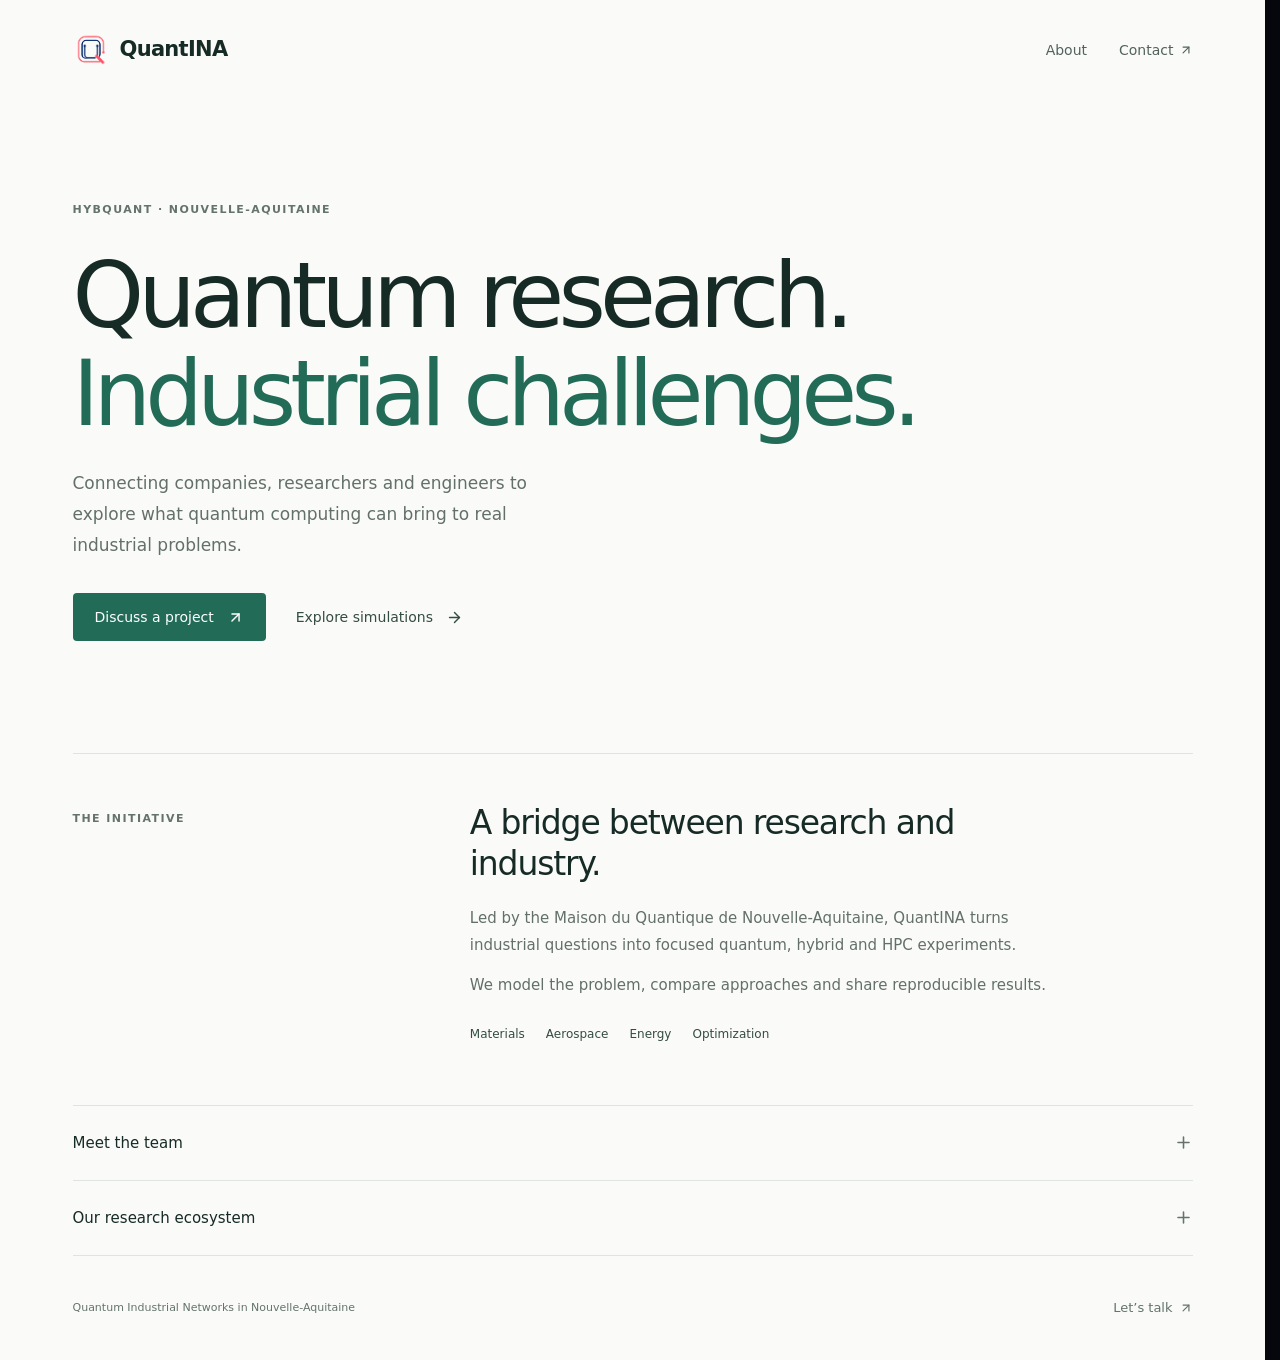
<file: index.html>
<!doctype html>
<html lang="en">
  <head>
    <meta charset="UTF-8" />
    <meta name="viewport" content="width=device-width, initial-scale=1.0" />
    <meta http-equiv="refresh" content="0; url=/quantina/" />
    <title>QuantINA - Quantum Industrial Networks in Nouvelle-Aquitaine</title>
    <script>window.location.replace("/quantina/" + window.location.search + window.location.hash);</script>
  </head>
  <body>
    <a href="/quantina/">QuantINA</a>
  </body>
</html>
</file>
<file: quantina/assets/index-B-HYHwjn.css>
*,:before,:after{--tw-border-spacing-x: 0;--tw-border-spacing-y: 0;--tw-translate-x: 0;--tw-translate-y: 0;--tw-rotate: 0;--tw-skew-x: 0;--tw-skew-y: 0;--tw-scale-x: 1;--tw-scale-y: 1;--tw-pan-x: ;--tw-pan-y: ;--tw-pinch-zoom: ;--tw-scroll-snap-strictness: proximity;--tw-gradient-from-position: ;--tw-gradient-via-position: ;--tw-gradient-to-position: ;--tw-ordinal: ;--tw-slashed-zero: ;--tw-numeric-figure: ;--tw-numeric-spacing: ;--tw-numeric-fraction: ;--tw-ring-inset: ;--tw-ring-offset-width: 0px;--tw-ring-offset-color: #fff;--tw-ring-color: rgb(59 130 246 / .5);--tw-ring-offset-shadow: 0 0 #0000;--tw-ring-shadow: 0 0 #0000;--tw-shadow: 0 0 #0000;--tw-shadow-colored: 0 0 #0000;--tw-blur: ;--tw-brightness: ;--tw-contrast: ;--tw-grayscale: ;--tw-hue-rotate: ;--tw-invert: ;--tw-saturate: ;--tw-sepia: ;--tw-drop-shadow: ;--tw-backdrop-blur: ;--tw-backdrop-brightness: ;--tw-backdrop-contrast: ;--tw-backdrop-grayscale: ;--tw-backdrop-hue-rotate: ;--tw-backdrop-invert: ;--tw-backdrop-opacity: ;--tw-backdrop-saturate: ;--tw-backdrop-sepia: ;--tw-contain-size: ;--tw-contain-layout: ;--tw-contain-paint: ;--tw-contain-style: }::backdrop{--tw-border-spacing-x: 0;--tw-border-spacing-y: 0;--tw-translate-x: 0;--tw-translate-y: 0;--tw-rotate: 0;--tw-skew-x: 0;--tw-skew-y: 0;--tw-scale-x: 1;--tw-scale-y: 1;--tw-pan-x: ;--tw-pan-y: ;--tw-pinch-zoom: ;--tw-scroll-snap-strictness: proximity;--tw-gradient-from-position: ;--tw-gradient-via-position: ;--tw-gradient-to-position: ;--tw-ordinal: ;--tw-slashed-zero: ;--tw-numeric-figure: ;--tw-numeric-spacing: ;--tw-numeric-fraction: ;--tw-ring-inset: ;--tw-ring-offset-width: 0px;--tw-ring-offset-color: #fff;--tw-ring-color: rgb(59 130 246 / .5);--tw-ring-offset-shadow: 0 0 #0000;--tw-ring-shadow: 0 0 #0000;--tw-shadow: 0 0 #0000;--tw-shadow-colored: 0 0 #0000;--tw-blur: ;--tw-brightness: ;--tw-contrast: ;--tw-grayscale: ;--tw-hue-rotate: ;--tw-invert: ;--tw-saturate: ;--tw-sepia: ;--tw-drop-shadow: ;--tw-backdrop-blur: ;--tw-backdrop-brightness: ;--tw-backdrop-contrast: ;--tw-backdrop-grayscale: ;--tw-backdrop-hue-rotate: ;--tw-backdrop-invert: ;--tw-backdrop-opacity: ;--tw-backdrop-saturate: ;--tw-backdrop-sepia: ;--tw-contain-size: ;--tw-contain-layout: ;--tw-contain-paint: ;--tw-contain-style: }*,:before,:after{box-sizing:border-box;border-width:0;border-style:solid;border-color:#e5e7eb}:before,:after{--tw-content: ""}html,:host{line-height:1.5;-webkit-text-size-adjust:100%;-moz-tab-size:4;-o-tab-size:4;tab-size:4;font-family:ui-sans-serif,system-ui,sans-serif,"Apple Color Emoji","Segoe UI Emoji",Segoe UI Symbol,"Noto Color Emoji";font-feature-settings:normal;font-variation-settings:normal;-webkit-tap-highlight-color:transparent}body{margin:0;line-height:inherit}hr{height:0;color:inherit;border-top-width:1px}abbr:where([title]){-webkit-text-decoration:underline dotted;text-decoration:underline dotted}h1,h2,h3,h4,h5,h6{font-size:inherit;font-weight:inherit}a{color:inherit;text-decoration:inherit}b,strong{font-weight:bolder}code,kbd,samp,pre{font-family:ui-monospace,SFMono-Regular,Menlo,Monaco,Consolas,Liberation Mono,Courier New,monospace;font-feature-settings:normal;font-variation-settings:normal;font-size:1em}small{font-size:80%}sub,sup{font-size:75%;line-height:0;position:relative;vertical-align:baseline}sub{bottom:-.25em}sup{top:-.5em}table{text-indent:0;border-color:inherit;border-collapse:collapse}button,input,optgroup,select,textarea{font-family:inherit;font-feature-settings:inherit;font-variation-settings:inherit;font-size:100%;font-weight:inherit;line-height:inherit;letter-spacing:inherit;color:inherit;margin:0;padding:0}button,select{text-transform:none}button,input:where([type=button]),input:where([type=reset]),input:where([type=submit]){-webkit-appearance:button;background-color:transparent;background-image:none}:-moz-focusring{outline:auto}:-moz-ui-invalid{box-shadow:none}progress{vertical-align:baseline}::-webkit-inner-spin-button,::-webkit-outer-spin-button{height:auto}[type=search]{-webkit-appearance:textfield;outline-offset:-2px}::-webkit-search-decoration{-webkit-appearance:none}::-webkit-file-upload-button{-webkit-appearance:button;font:inherit}summary{display:list-item}blockquote,dl,dd,h1,h2,h3,h4,h5,h6,hr,figure,p,pre{margin:0}fieldset{margin:0;padding:0}legend{padding:0}ol,ul,menu{list-style:none;margin:0;padding:0}dialog{padding:0}textarea{resize:vertical}input::-moz-placeholder,textarea::-moz-placeholder{opacity:1;color:#9ca3af}input::placeholder,textarea::placeholder{opacity:1;color:#9ca3af}button,[role=button]{cursor:pointer}:disabled{cursor:default}img,svg,video,canvas,audio,iframe,embed,object{display:block;vertical-align:middle}img,video{max-width:100%;height:auto}[hidden]:where(:not([hidden=until-found])){display:none}.sr-only{position:absolute;width:1px;height:1px;padding:0;margin:-1px;overflow:hidden;clip:rect(0,0,0,0);white-space:nowrap;border-width:0}.absolute{position:absolute}.relative{position:relative}.inset-0{top:0;right:0;bottom:0;left:0}.bottom-3{bottom:.75rem}.left-3{left:.75rem}.right-3{right:.75rem}.top-3{top:.75rem}.z-10{z-index:10}.-mt-2{margin-top:-.5rem}.mb-3{margin-bottom:.75rem}.mb-4{margin-bottom:1rem}.mb-6{margin-bottom:1.5rem}.ml-1{margin-left:.25rem}.mt-0\.5{margin-top:.125rem}.mt-1{margin-top:.25rem}.mt-2{margin-top:.5rem}.mt-3{margin-top:.75rem}.mt-4{margin-top:1rem}.block{display:block}.flex{display:flex}.inline-flex{display:inline-flex}.grid{display:grid}.h-10{height:2.5rem}.h-2{height:.5rem}.h-3{height:.75rem}.h-4{height:1rem}.h-8{height:2rem}.h-9{height:2.25rem}.h-\[210px\]{height:210px}.h-\[360px\]{height:360px}.h-\[380px\]{height:380px}.h-full{height:100%}.max-h-40{max-height:10rem}.min-h-0{min-height:0px}.min-h-28{min-height:7rem}.min-h-5{min-height:1.25rem}.min-h-64{min-height:16rem}.min-h-\[100svh\]{min-height:100svh}.min-h-\[380px\]{min-height:380px}.w-10{width:2.5rem}.w-3{width:.75rem}.w-4{width:1rem}.w-full{width:100%}.min-w-0{min-width:0px}.min-w-16{min-width:4rem}.max-w-\[5rem\]{max-width:5rem}.max-w-sm{max-width:24rem}.flex-1{flex:1 1 0%}.shrink-0{flex-shrink:0}@keyframes spin{to{transform:rotate(360deg)}}.animate-spin{animation:spin 1s linear infinite}.cursor-pointer{cursor:pointer}.select-none{-webkit-user-select:none;-moz-user-select:none;user-select:none}.resize{resize:both}.grid-cols-1{grid-template-columns:repeat(1,minmax(0,1fr))}.grid-cols-2{grid-template-columns:repeat(2,minmax(0,1fr))}.grid-cols-3{grid-template-columns:repeat(3,minmax(0,1fr))}.flex-col{flex-direction:column}.flex-wrap{flex-wrap:wrap}.items-start{align-items:flex-start}.items-end{align-items:flex-end}.items-center{align-items:center}.items-stretch{align-items:stretch}.justify-end{justify-content:flex-end}.justify-center{justify-content:center}.justify-between{justify-content:space-between}.gap-1{gap:.25rem}.gap-1\.5{gap:.375rem}.gap-2{gap:.5rem}.gap-3{gap:.75rem}.gap-4{gap:1rem}.gap-5{gap:1.25rem}.space-y-4>:not([hidden])~:not([hidden]){--tw-space-y-reverse: 0;margin-top:calc(1rem * calc(1 - var(--tw-space-y-reverse)));margin-bottom:calc(1rem * var(--tw-space-y-reverse))}.space-y-5>:not([hidden])~:not([hidden]){--tw-space-y-reverse: 0;margin-top:calc(1.25rem * calc(1 - var(--tw-space-y-reverse)));margin-bottom:calc(1.25rem * var(--tw-space-y-reverse))}.overflow-auto{overflow:auto}.overflow-hidden{overflow:hidden}.overflow-y-auto{overflow-y:auto}.overscroll-contain{overscroll-behavior:contain}.truncate{overflow:hidden;text-overflow:ellipsis;white-space:nowrap}.rounded-full{border-radius:9999px}.rounded-md{border-radius:.375rem}.rounded-sm{border-radius:.125rem}.rounded-t-md{border-top-left-radius:.375rem;border-top-right-radius:.375rem}.border{border-width:1px}.border-b{border-bottom-width:1px}.border-l{border-left-width:1px}.border-t{border-top-width:1px}.border-border{border-color:hsl(var(--border))}.border-border\/70{border-color:hsl(var(--border) / .7)}.border-cyan-300\/25{border-color:#67e8f940}.border-cyan-300\/30{border-color:#67e8f94d}.border-cyan-300\/45{border-color:#67e8f973}.border-primary{border-color:hsl(var(--primary))}.border-primary\/60{border-color:hsl(var(--primary) / .6)}.border-primary\/70{border-color:hsl(var(--primary) / .7)}.border-red-500\/30{border-color:#ef44444d}.border-red-500\/70{border-color:#ef4444b3}.bg-background{background-color:hsl(var(--background))}.bg-background\/55{background-color:hsl(var(--background) / .55)}.bg-background\/60{background-color:hsl(var(--background) / .6)}.bg-background\/70{background-color:hsl(var(--background) / .7)}.bg-background\/80{background-color:hsl(var(--background) / .8)}.bg-background\/90{background-color:hsl(var(--background) / .9)}.bg-black\/25{background-color:#00000040}.bg-cyan-300\/10{background-color:#67e8f91a}.bg-cyan-300\/\[0\.07\]{background-color:#67e8f912}.bg-muted\/25{background-color:hsl(var(--muted) / .25)}.bg-muted\/30{background-color:hsl(var(--muted) / .3)}.bg-muted\/35{background-color:hsl(var(--muted) / .35)}.bg-muted\/45{background-color:hsl(var(--muted) / .45)}.bg-primary{background-color:hsl(var(--primary))}.bg-primary\/10{background-color:hsl(var(--primary) / .1)}.bg-primary\/20{background-color:hsl(var(--primary) / .2)}.bg-red-500\/10{background-color:#ef44441a}.bg-\[linear-gradient\(90deg\,rgba\(67\,217\,184\,\.1\)\,rgba\(67\,217\,184\,\.45\)\,rgba\(67\,217\,184\,\.08\)\)\]{background-image:linear-gradient(90deg,#43d9b81a,#43d9b873,#43d9b814)}.fill-\[\#9bbcff\]{fill:#9bbcff}.fill-foreground\/40{fill:hsl(var(--foreground) / .4)}.fill-foreground\/50{fill:hsl(var(--foreground) / .5)}.fill-primary{fill:hsl(var(--primary))}.object-contain{-o-object-fit:contain;object-fit:contain}.p-1{padding:.25rem}.p-1\.5{padding:.375rem}.p-2{padding:.5rem}.p-3{padding:.75rem}.p-4{padding:1rem}.p-5{padding:1.25rem}.p-8{padding:2rem}.px-2{padding-left:.5rem;padding-right:.5rem}.px-3{padding-left:.75rem;padding-right:.75rem}.px-4{padding-left:1rem;padding-right:1rem}.py-1{padding-top:.25rem;padding-bottom:.25rem}.py-1\.5{padding-top:.375rem;padding-bottom:.375rem}.py-2{padding-top:.5rem;padding-bottom:.5rem}.py-3{padding-top:.75rem;padding-bottom:.75rem}.pb-6{padding-bottom:1.5rem}.pt-4{padding-top:1rem}.text-left{text-align:left}.text-center{text-align:center}.text-right{text-align:right}.font-mono{font-family:ui-monospace,SFMono-Regular,Menlo,Monaco,Consolas,Liberation Mono,Courier New,monospace}.text-\[10px\]{font-size:10px}.text-\[11px\]{font-size:11px}.text-\[12px\]{font-size:12px}.text-lg{font-size:1.125rem;line-height:1.75rem}.text-sm{font-size:.875rem;line-height:1.25rem}.text-xl{font-size:1.25rem;line-height:1.75rem}.text-xs{font-size:.75rem;line-height:1rem}.font-bold{font-weight:700}.font-medium{font-weight:500}.font-semibold{font-weight:600}.uppercase{text-transform:uppercase}.leading-tight{line-height:1.25}.tracking-wide{letter-spacing:.025em}.text-background{color:hsl(var(--background))}.text-border{color:hsl(var(--border))}.text-cyan-100{--tw-text-opacity: 1;color:rgb(207 250 254 / var(--tw-text-opacity, 1))}.text-cyan-100\/70{color:#cffafeb3}.text-cyan-200{--tw-text-opacity: 1;color:rgb(165 243 252 / var(--tw-text-opacity, 1))}.text-foreground{color:hsl(var(--foreground))}.text-foreground\/40{color:hsl(var(--foreground) / .4)}.text-foreground\/45{color:hsl(var(--foreground) / .45)}.text-foreground\/50{color:hsl(var(--foreground) / .5)}.text-foreground\/55{color:hsl(var(--foreground) / .55)}.text-foreground\/60{color:hsl(var(--foreground) / .6)}.text-foreground\/65{color:hsl(var(--foreground) / .65)}.text-foreground\/70{color:hsl(var(--foreground) / .7)}.text-foreground\/75{color:hsl(var(--foreground) / .75)}.text-foreground\/80{color:hsl(var(--foreground) / .8)}.text-orange-400{--tw-text-opacity: 1;color:rgb(251 146 60 / var(--tw-text-opacity, 1))}.text-primary{color:hsl(var(--primary))}.text-red-200{--tw-text-opacity: 1;color:rgb(254 202 202 / var(--tw-text-opacity, 1))}.text-red-300{--tw-text-opacity: 1;color:rgb(252 165 165 / var(--tw-text-opacity, 1))}.text-red-400{--tw-text-opacity: 1;color:rgb(248 113 113 / var(--tw-text-opacity, 1))}.text-yellow-400{--tw-text-opacity: 1;color:rgb(250 204 21 / var(--tw-text-opacity, 1))}.accent-primary{accent-color:hsl(var(--primary))}.opacity-45{opacity:.45}.shadow-\[0_0_0_1px_rgba\(120\,228\,202\,0\.25\)\]{--tw-shadow: 0 0 0 1px rgba(120,228,202,.25);--tw-shadow-colored: 0 0 0 1px var(--tw-shadow-color);box-shadow:var(--tw-ring-offset-shadow, 0 0 #0000),var(--tw-ring-shadow, 0 0 #0000),var(--tw-shadow)}.shadow-\[0_0_28px_hsl\(var\(--primary\)\/0\.18\)\]{--tw-shadow: 0 0 28px hsl(var(--primary)/.18);--tw-shadow-colored: 0 0 28px var(--tw-shadow-color);box-shadow:var(--tw-ring-offset-shadow, 0 0 #0000),var(--tw-ring-shadow, 0 0 #0000),var(--tw-shadow)}.shadow-panel{--tw-shadow: 0 18px 60px rgba(0, 0, 0, .22);--tw-shadow-colored: 0 18px 60px var(--tw-shadow-color);box-shadow:var(--tw-ring-offset-shadow, 0 0 #0000),var(--tw-ring-shadow, 0 0 #0000),var(--tw-shadow)}.outline-none{outline:2px solid transparent;outline-offset:2px}.drop-shadow-\[0_0_7px_rgba\(255\,79\,116\,0\.3\)\]{--tw-drop-shadow: drop-shadow(0 0 7px rgba(255,79,116,.3));filter:var(--tw-blur) var(--tw-brightness) var(--tw-contrast) var(--tw-grayscale) var(--tw-hue-rotate) var(--tw-invert) var(--tw-saturate) var(--tw-sepia) var(--tw-drop-shadow)}.filter{filter:var(--tw-blur) var(--tw-brightness) var(--tw-contrast) var(--tw-grayscale) var(--tw-hue-rotate) var(--tw-invert) var(--tw-saturate) var(--tw-sepia) var(--tw-drop-shadow)}.backdrop-blur{--tw-backdrop-blur: blur(8px);-webkit-backdrop-filter:var(--tw-backdrop-blur) var(--tw-backdrop-brightness) var(--tw-backdrop-contrast) var(--tw-backdrop-grayscale) var(--tw-backdrop-hue-rotate) var(--tw-backdrop-invert) var(--tw-backdrop-opacity) var(--tw-backdrop-saturate) var(--tw-backdrop-sepia);backdrop-filter:var(--tw-backdrop-blur) var(--tw-backdrop-brightness) var(--tw-backdrop-contrast) var(--tw-backdrop-grayscale) var(--tw-backdrop-hue-rotate) var(--tw-backdrop-invert) var(--tw-backdrop-opacity) var(--tw-backdrop-saturate) var(--tw-backdrop-sepia)}.transition{transition-property:color,background-color,border-color,text-decoration-color,fill,stroke,opacity,box-shadow,transform,filter,backdrop-filter;transition-timing-function:cubic-bezier(.4,0,.2,1);transition-duration:.15s}.transition-all{transition-property:all;transition-timing-function:cubic-bezier(.4,0,.2,1);transition-duration:.15s}.transition-colors{transition-property:color,background-color,border-color,text-decoration-color,fill,stroke;transition-timing-function:cubic-bezier(.4,0,.2,1);transition-duration:.15s}.duration-500{transition-duration:.5s}:root{--background: 0 0% 98%;--foreground: 220 18% 8%;--muted: 210 18% 92%;--border: 210 14% 84%;--accent: 172 56% 45%;--primary: 168 66% 55%}.dark{--background: 216 24% 7%;--foreground: 180 26% 94%;--muted: 216 22% 12%;--border: 214 20% 20%;--accent: 172 56% 45%;--primary: 168 66% 55%}*{box-sizing:border-box}html{scrollbar-gutter:stable}html,body,#root{min-height:100%}body{margin:0;font-family:Inter,ui-sans-serif,system-ui,-apple-system,BlinkMacSystemFont,Segoe UI,sans-serif;background:#05070d;overflow-x:hidden}button,select,input{font:inherit}.bg-platform{background:radial-gradient(circle at 12% 10%,rgba(45,212,191,.12),transparent 30%),radial-gradient(circle at 88% 18%,rgba(125,211,252,.1),transparent 25%),linear-gradient(135deg,#05070d,#0a1020 52%,#06100f)}.bg-card-premium{background:linear-gradient(145deg,#ffffff1b,#ffffff07),radial-gradient(circle at 88% 0%,rgba(45,212,191,.13),transparent 34%),#ffffff09;-webkit-backdrop-filter:blur(18px);backdrop-filter:blur(18px)}.quantina-landing{min-height:100svh;background:#fafbf9;color:#172b26;-webkit-font-smoothing:antialiased}.quantina-container{width:min(1120px,calc(100% - 112px));margin-inline:auto}.quantina-landing :is(a,button,summary):focus-visible{outline:2px solid #226b57;outline-offset:6px}.quantina-skip-link{position:fixed;top:12px;left:12px;z-index:60;padding:12px 18px;transform:translateY(-180%);background:#172b26;color:#fff}.quantina-skip-link:focus{transform:none}.quantina-header{display:flex;min-height:100px;align-items:center;justify-content:space-between;gap:24px}.quantina-wordmark{display:inline-flex;align-items:center;gap:11px;color:#172b26;font-size:21px;font-weight:650;letter-spacing:-.7px;text-decoration:none}.quantina-wordmark img{width:36px;height:36px;-o-object-fit:contain;object-fit:contain}.quantina-header nav,.quantina-header nav a{display:flex;align-items:center}.quantina-header nav{gap:32px;color:#52625c;font-size:14px}.quantina-header nav a{gap:5px;min-height:44px;text-decoration:none}.quantina-header nav a:hover,.quantina-text-action:hover,.quantina-footer a:hover,.quantina-team-member a:hover{color:#226b57}.quantina-hero{padding-block:100px 112px}.quantina-eyebrow{margin:0;color:#64736c;font-size:11px;font-weight:600;letter-spacing:.13em;line-height:1.8;text-transform:uppercase}.quantina-hero h1{margin:27px 0 25px;font-size:clamp(48px,7.3vw,91px);font-weight:500;letter-spacing:-.065em;line-height:1.08}.quantina-hero h1 span{display:block;color:#226b57}.quantina-hero-description{max-width:500px;margin:0;color:#637069;font-size:17px;line-height:1.8}.quantina-actions{display:flex;flex-wrap:wrap;align-items:center;gap:22px 30px;margin-top:33px;font-size:14px;font-weight:500}.quantina-primary-action,.quantina-text-action{display:inline-flex;min-height:48px;align-items:center;justify-content:center;gap:13px;text-decoration:none}.quantina-primary-action{padding:13px 22px;border-radius:4px;background:#226b57;color:#fff;transition:background-color .16s}.quantina-primary-action:hover{background:#194f41}.quantina-text-action{padding:0;border:0;background:none;color:#344c42;cursor:pointer}.quantina-about{display:grid;grid-template-columns:1fr 2fr;gap:36px;padding-block:48px 62px;border-top:1px solid #dfe5de;scroll-margin-top:32px}.quantina-about .quantina-eyebrow{padding-top:7px}.quantina-about h2{max-width:530px;margin:0 0 20px;font-size:clamp(25px,3vw,33px);font-weight:500;letter-spacing:-.035em;line-height:1.25}.quantina-about>div>p{max-width:590px;margin:0 0 12px;color:#637069;font-size:15px;line-height:1.85}.quantina-fields{display:flex;flex-wrap:wrap;gap:8px 21px;margin:25px 0 0;padding:0;color:#344c42;font-size:12px;list-style:none}.quantina-information{scroll-margin-top:32px}.quantina-detail{border-top:1px solid #dfe5de}.quantina-detail:last-child{border-bottom:1px solid #dfe5de}.quantina-detail summary{display:flex;min-height:74px;align-items:center;justify-content:space-between;gap:20px;padding-block:18px;font-size:15px;font-weight:500;list-style:none;cursor:pointer}.quantina-detail summary::-webkit-details-marker{display:none}.quantina-detail summary svg{flex-shrink:0;color:#64736c}.quantina-detail[open] summary svg{transform:rotate(45deg)}.quantina-team-list{padding-block:0 24px}.quantina-team-member{display:flex;align-items:center;justify-content:space-between;gap:24px;padding-block:20px}.quantina-team-member+.quantina-team-member{border-top:1px solid #e9ede8}.quantina-team-member h3{margin:0 0 5px;font-size:15px;font-weight:500}.quantina-team-member p,.quantina-partners-caption{margin:0;color:#637069;font-size:13px;line-height:1.7}.quantina-team-member a,.quantina-footer a{display:inline-flex;min-height:44px;flex-shrink:0;align-items:center;gap:6px;font-size:13px;text-decoration:none}.quantina-partners-image{display:block;width:100%;max-width:760px;height:auto;margin:24px auto 32px}.quantina-footer{display:flex;align-items:center;justify-content:space-between;gap:20px;padding-block:30px;color:#64736c;font-size:11px;line-height:1.8}.quantina-footer p{margin:0}@media (max-width: 639px){.quantina-container{width:calc(100% - 44px)}.quantina-header{min-height:82px;gap:16px}.quantina-header nav{gap:19px;font-size:13px}.quantina-wordmark{gap:8px;font-size:19px}.quantina-wordmark img{width:30px;height:30px}.quantina-hero{padding-block:64px 68px}.quantina-hero h1{margin-top:22px;font-size:clamp(35px,9.6vw,60px);letter-spacing:-.055em;line-height:1.12}.quantina-hero-description{font-size:15px}.quantina-actions{align-items:flex-start;flex-direction:column;gap:15px;margin-top:28px}.quantina-about{grid-template-columns:1fr;gap:20px;padding-block:34px 42px}.quantina-about .quantina-eyebrow{padding-top:0}.quantina-team-member{align-items:flex-start;flex-direction:column;gap:6px}.quantina-team-member a{min-height:36px}.quantina-footer{align-items:flex-start;flex-direction:column;gap:7px;padding-block:24px}}.simulation-hub{display:flex;flex-direction:column}.simulation-workspace{padding-bottom:72px}.simulation-intro{padding-block:72px 48px}.simulation-intro h1{margin:22px 0 18px;font-size:clamp(42px,5.2vw,64px);font-weight:500;letter-spacing:-.055em;line-height:1.12}.simulation-intro>p:last-child{margin:0;color:#637069;font-size:16px;line-height:1.8}.simulation-tools{margin:0;padding:0;border-bottom:1px solid #dfe5de;list-style:none}.simulation-tools>li{border-top:1px solid #dfe5de}.simulation-tool{display:grid;min-height:164px;grid-template-columns:32px minmax(0,1fr) auto;align-items:center;gap:28px;padding:30px 18px;color:inherit;text-decoration:none;transition:background-color .16s}.simulation-tool:hover,.simulation-tool:focus-visible{background:#f0f4ee}.simulation-tool-icon{color:#226b57}.simulation-tool-copy h2{margin:0 0 10px;font-size:23px;font-weight:500;letter-spacing:-.035em;line-height:1.3}.simulation-tool-copy p{max-width:480px;margin:0;color:#637069;font-size:14px;line-height:1.8}.simulation-tool-action{display:inline-flex;align-items:center;gap:14px;color:#226b57;font-size:13px;font-weight:500;white-space:nowrap}.simulation-hub>.quantina-footer{margin-top:auto}@media (max-width: 800px){.simulation-tool{grid-template-columns:28px minmax(0,1fr);gap:14px 22px;padding:28px 12px}.simulation-tool-icon{align-self:start;margin-top:3px}.simulation-tool-action{grid-column:2;min-height:32px}}@media (max-width: 639px){.simulation-intro{padding-block:48px 36px}.simulation-intro h1{max-width:330px;font-size:clamp(36px,9.6vw,52px)}.simulation-intro>p:last-child{font-size:15px}.simulation-workspace{padding-bottom:44px}.simulation-tool{padding-inline:0;gap:14px 15px}.simulation-tool-copy h2{font-size:21px}}.modern-slider{height:.5rem;cursor:pointer;-webkit-appearance:none;-moz-appearance:none;appearance:none;border-radius:999px;background:linear-gradient(90deg,hsl(var(--primary)) 0%,hsl(var(--primary)) var(--slider-progress),hsl(var(--border)) var(--slider-progress),hsl(var(--border)) 100%);outline:none}.modern-slider:disabled{cursor:not-allowed}.modern-slider::-webkit-slider-thumb{height:1rem;width:1rem;-webkit-appearance:none;-moz-appearance:none;appearance:none;border:2px solid hsl(var(--background));border-radius:999px;background:hsl(var(--foreground));box-shadow:0 0 0 1px hsl(var(--border)),0 6px 18px #0000003d}.modern-slider::-moz-range-thumb{height:1rem;width:1rem;border:2px solid hsl(var(--background));border-radius:999px;background:hsl(var(--foreground));box-shadow:0 0 0 1px hsl(var(--border)),0 6px 18px #0000003d}.hover\:border-cyan-200\/70:hover{border-color:#a5f3fcb3}.hover\:bg-background:hover{background-color:hsl(var(--background))}.hover\:bg-cyan-300\/10:hover{background-color:#67e8f91a}.hover\:bg-cyan-300\/15:hover{background-color:#67e8f926}.hover\:bg-muted:hover{background-color:hsl(var(--muted))}.hover\:bg-primary\/10:hover{background-color:hsl(var(--primary) / .1)}.hover\:bg-red-500\/20:hover{background-color:#ef444433}.hover\:text-cyan-50:hover{--tw-text-opacity: 1;color:rgb(236 254 255 / var(--tw-text-opacity, 1))}.hover\:text-foreground:hover{color:hsl(var(--foreground))}.hover\:opacity-80:hover{opacity:.8}.hover\:opacity-90:hover{opacity:.9}.focus\:ring-2:focus{--tw-ring-offset-shadow: var(--tw-ring-inset) 0 0 0 var(--tw-ring-offset-width) var(--tw-ring-offset-color);--tw-ring-shadow: var(--tw-ring-inset) 0 0 0 calc(2px + var(--tw-ring-offset-width)) var(--tw-ring-color);box-shadow:var(--tw-ring-offset-shadow),var(--tw-ring-shadow),var(--tw-shadow, 0 0 #0000)}.focus\:ring-primary:focus{--tw-ring-color: hsl(var(--primary))}.disabled\:cursor-not-allowed:disabled{cursor:not-allowed}.disabled\:cursor-wait:disabled{cursor:wait}.disabled\:opacity-40:disabled{opacity:.4}.disabled\:opacity-45:disabled{opacity:.45}.disabled\:opacity-50:disabled{opacity:.5}.disabled\:opacity-60:disabled{opacity:.6}@media (min-width: 640px){.sm\:bottom-5{bottom:1.25rem}.sm\:left-5{left:1.25rem}.sm\:right-5{right:1.25rem}.sm\:top-5{top:1.25rem}.sm\:h-\[620px\]{height:620px}.sm\:min-h-\[620px\]{min-height:620px}.sm\:grid-cols-2{grid-template-columns:repeat(2,minmax(0,1fr))}.sm\:grid-cols-3{grid-template-columns:repeat(3,minmax(0,1fr))}.sm\:grid-cols-4{grid-template-columns:repeat(4,minmax(0,1fr))}.sm\:p-5{padding:1.25rem}.sm\:text-2xl{font-size:1.5rem;line-height:2rem}.sm\:text-3xl{font-size:1.875rem;line-height:2.25rem}}@media (min-width: 1024px){.lg\:h-\[100svh\]{height:100svh}.lg\:h-full{height:100%}.lg\:grid-cols-4{grid-template-columns:repeat(4,minmax(0,1fr))}.lg\:grid-cols-5{grid-template-columns:repeat(5,minmax(0,1fr))}.lg\:grid-cols-\[320px_minmax\(0\,1fr\)_380px\]{grid-template-columns:320px minmax(0,1fr) 380px}.lg\:overflow-hidden{overflow:hidden}.lg\:border-b-0{border-bottom-width:0px}.lg\:border-l{border-left-width:1px}.lg\:border-r{border-right-width:1px}.lg\:border-t-0{border-top-width:0px}}@media (min-width: 1280px){.xl\:grid-cols-2{grid-template-columns:repeat(2,minmax(0,1fr))}}
</file>
<file: quantum-maxcut/assets/index-B-HYHwjn.css>
*,:before,:after{--tw-border-spacing-x: 0;--tw-border-spacing-y: 0;--tw-translate-x: 0;--tw-translate-y: 0;--tw-rotate: 0;--tw-skew-x: 0;--tw-skew-y: 0;--tw-scale-x: 1;--tw-scale-y: 1;--tw-pan-x: ;--tw-pan-y: ;--tw-pinch-zoom: ;--tw-scroll-snap-strictness: proximity;--tw-gradient-from-position: ;--tw-gradient-via-position: ;--tw-gradient-to-position: ;--tw-ordinal: ;--tw-slashed-zero: ;--tw-numeric-figure: ;--tw-numeric-spacing: ;--tw-numeric-fraction: ;--tw-ring-inset: ;--tw-ring-offset-width: 0px;--tw-ring-offset-color: #fff;--tw-ring-color: rgb(59 130 246 / .5);--tw-ring-offset-shadow: 0 0 #0000;--tw-ring-shadow: 0 0 #0000;--tw-shadow: 0 0 #0000;--tw-shadow-colored: 0 0 #0000;--tw-blur: ;--tw-brightness: ;--tw-contrast: ;--tw-grayscale: ;--tw-hue-rotate: ;--tw-invert: ;--tw-saturate: ;--tw-sepia: ;--tw-drop-shadow: ;--tw-backdrop-blur: ;--tw-backdrop-brightness: ;--tw-backdrop-contrast: ;--tw-backdrop-grayscale: ;--tw-backdrop-hue-rotate: ;--tw-backdrop-invert: ;--tw-backdrop-opacity: ;--tw-backdrop-saturate: ;--tw-backdrop-sepia: ;--tw-contain-size: ;--tw-contain-layout: ;--tw-contain-paint: ;--tw-contain-style: }::backdrop{--tw-border-spacing-x: 0;--tw-border-spacing-y: 0;--tw-translate-x: 0;--tw-translate-y: 0;--tw-rotate: 0;--tw-skew-x: 0;--tw-skew-y: 0;--tw-scale-x: 1;--tw-scale-y: 1;--tw-pan-x: ;--tw-pan-y: ;--tw-pinch-zoom: ;--tw-scroll-snap-strictness: proximity;--tw-gradient-from-position: ;--tw-gradient-via-position: ;--tw-gradient-to-position: ;--tw-ordinal: ;--tw-slashed-zero: ;--tw-numeric-figure: ;--tw-numeric-spacing: ;--tw-numeric-fraction: ;--tw-ring-inset: ;--tw-ring-offset-width: 0px;--tw-ring-offset-color: #fff;--tw-ring-color: rgb(59 130 246 / .5);--tw-ring-offset-shadow: 0 0 #0000;--tw-ring-shadow: 0 0 #0000;--tw-shadow: 0 0 #0000;--tw-shadow-colored: 0 0 #0000;--tw-blur: ;--tw-brightness: ;--tw-contrast: ;--tw-grayscale: ;--tw-hue-rotate: ;--tw-invert: ;--tw-saturate: ;--tw-sepia: ;--tw-drop-shadow: ;--tw-backdrop-blur: ;--tw-backdrop-brightness: ;--tw-backdrop-contrast: ;--tw-backdrop-grayscale: ;--tw-backdrop-hue-rotate: ;--tw-backdrop-invert: ;--tw-backdrop-opacity: ;--tw-backdrop-saturate: ;--tw-backdrop-sepia: ;--tw-contain-size: ;--tw-contain-layout: ;--tw-contain-paint: ;--tw-contain-style: }*,:before,:after{box-sizing:border-box;border-width:0;border-style:solid;border-color:#e5e7eb}:before,:after{--tw-content: ""}html,:host{line-height:1.5;-webkit-text-size-adjust:100%;-moz-tab-size:4;-o-tab-size:4;tab-size:4;font-family:ui-sans-serif,system-ui,sans-serif,"Apple Color Emoji","Segoe UI Emoji",Segoe UI Symbol,"Noto Color Emoji";font-feature-settings:normal;font-variation-settings:normal;-webkit-tap-highlight-color:transparent}body{margin:0;line-height:inherit}hr{height:0;color:inherit;border-top-width:1px}abbr:where([title]){-webkit-text-decoration:underline dotted;text-decoration:underline dotted}h1,h2,h3,h4,h5,h6{font-size:inherit;font-weight:inherit}a{color:inherit;text-decoration:inherit}b,strong{font-weight:bolder}code,kbd,samp,pre{font-family:ui-monospace,SFMono-Regular,Menlo,Monaco,Consolas,Liberation Mono,Courier New,monospace;font-feature-settings:normal;font-variation-settings:normal;font-size:1em}small{font-size:80%}sub,sup{font-size:75%;line-height:0;position:relative;vertical-align:baseline}sub{bottom:-.25em}sup{top:-.5em}table{text-indent:0;border-color:inherit;border-collapse:collapse}button,input,optgroup,select,textarea{font-family:inherit;font-feature-settings:inherit;font-variation-settings:inherit;font-size:100%;font-weight:inherit;line-height:inherit;letter-spacing:inherit;color:inherit;margin:0;padding:0}button,select{text-transform:none}button,input:where([type=button]),input:where([type=reset]),input:where([type=submit]){-webkit-appearance:button;background-color:transparent;background-image:none}:-moz-focusring{outline:auto}:-moz-ui-invalid{box-shadow:none}progress{vertical-align:baseline}::-webkit-inner-spin-button,::-webkit-outer-spin-button{height:auto}[type=search]{-webkit-appearance:textfield;outline-offset:-2px}::-webkit-search-decoration{-webkit-appearance:none}::-webkit-file-upload-button{-webkit-appearance:button;font:inherit}summary{display:list-item}blockquote,dl,dd,h1,h2,h3,h4,h5,h6,hr,figure,p,pre{margin:0}fieldset{margin:0;padding:0}legend{padding:0}ol,ul,menu{list-style:none;margin:0;padding:0}dialog{padding:0}textarea{resize:vertical}input::-moz-placeholder,textarea::-moz-placeholder{opacity:1;color:#9ca3af}input::placeholder,textarea::placeholder{opacity:1;color:#9ca3af}button,[role=button]{cursor:pointer}:disabled{cursor:default}img,svg,video,canvas,audio,iframe,embed,object{display:block;vertical-align:middle}img,video{max-width:100%;height:auto}[hidden]:where(:not([hidden=until-found])){display:none}.sr-only{position:absolute;width:1px;height:1px;padding:0;margin:-1px;overflow:hidden;clip:rect(0,0,0,0);white-space:nowrap;border-width:0}.absolute{position:absolute}.relative{position:relative}.inset-0{top:0;right:0;bottom:0;left:0}.bottom-3{bottom:.75rem}.left-3{left:.75rem}.right-3{right:.75rem}.top-3{top:.75rem}.z-10{z-index:10}.-mt-2{margin-top:-.5rem}.mb-3{margin-bottom:.75rem}.mb-4{margin-bottom:1rem}.mb-6{margin-bottom:1.5rem}.ml-1{margin-left:.25rem}.mt-0\.5{margin-top:.125rem}.mt-1{margin-top:.25rem}.mt-2{margin-top:.5rem}.mt-3{margin-top:.75rem}.mt-4{margin-top:1rem}.block{display:block}.flex{display:flex}.inline-flex{display:inline-flex}.grid{display:grid}.h-10{height:2.5rem}.h-2{height:.5rem}.h-3{height:.75rem}.h-4{height:1rem}.h-8{height:2rem}.h-9{height:2.25rem}.h-\[210px\]{height:210px}.h-\[360px\]{height:360px}.h-\[380px\]{height:380px}.h-full{height:100%}.max-h-40{max-height:10rem}.min-h-0{min-height:0px}.min-h-28{min-height:7rem}.min-h-5{min-height:1.25rem}.min-h-64{min-height:16rem}.min-h-\[100svh\]{min-height:100svh}.min-h-\[380px\]{min-height:380px}.w-10{width:2.5rem}.w-3{width:.75rem}.w-4{width:1rem}.w-full{width:100%}.min-w-0{min-width:0px}.min-w-16{min-width:4rem}.max-w-\[5rem\]{max-width:5rem}.max-w-sm{max-width:24rem}.flex-1{flex:1 1 0%}.shrink-0{flex-shrink:0}@keyframes spin{to{transform:rotate(360deg)}}.animate-spin{animation:spin 1s linear infinite}.cursor-pointer{cursor:pointer}.select-none{-webkit-user-select:none;-moz-user-select:none;user-select:none}.resize{resize:both}.grid-cols-1{grid-template-columns:repeat(1,minmax(0,1fr))}.grid-cols-2{grid-template-columns:repeat(2,minmax(0,1fr))}.grid-cols-3{grid-template-columns:repeat(3,minmax(0,1fr))}.flex-col{flex-direction:column}.flex-wrap{flex-wrap:wrap}.items-start{align-items:flex-start}.items-end{align-items:flex-end}.items-center{align-items:center}.items-stretch{align-items:stretch}.justify-end{justify-content:flex-end}.justify-center{justify-content:center}.justify-between{justify-content:space-between}.gap-1{gap:.25rem}.gap-1\.5{gap:.375rem}.gap-2{gap:.5rem}.gap-3{gap:.75rem}.gap-4{gap:1rem}.gap-5{gap:1.25rem}.space-y-4>:not([hidden])~:not([hidden]){--tw-space-y-reverse: 0;margin-top:calc(1rem * calc(1 - var(--tw-space-y-reverse)));margin-bottom:calc(1rem * var(--tw-space-y-reverse))}.space-y-5>:not([hidden])~:not([hidden]){--tw-space-y-reverse: 0;margin-top:calc(1.25rem * calc(1 - var(--tw-space-y-reverse)));margin-bottom:calc(1.25rem * var(--tw-space-y-reverse))}.overflow-auto{overflow:auto}.overflow-hidden{overflow:hidden}.overflow-y-auto{overflow-y:auto}.overscroll-contain{overscroll-behavior:contain}.truncate{overflow:hidden;text-overflow:ellipsis;white-space:nowrap}.rounded-full{border-radius:9999px}.rounded-md{border-radius:.375rem}.rounded-sm{border-radius:.125rem}.rounded-t-md{border-top-left-radius:.375rem;border-top-right-radius:.375rem}.border{border-width:1px}.border-b{border-bottom-width:1px}.border-l{border-left-width:1px}.border-t{border-top-width:1px}.border-border{border-color:hsl(var(--border))}.border-border\/70{border-color:hsl(var(--border) / .7)}.border-cyan-300\/25{border-color:#67e8f940}.border-cyan-300\/30{border-color:#67e8f94d}.border-cyan-300\/45{border-color:#67e8f973}.border-primary{border-color:hsl(var(--primary))}.border-primary\/60{border-color:hsl(var(--primary) / .6)}.border-primary\/70{border-color:hsl(var(--primary) / .7)}.border-red-500\/30{border-color:#ef44444d}.border-red-500\/70{border-color:#ef4444b3}.bg-background{background-color:hsl(var(--background))}.bg-background\/55{background-color:hsl(var(--background) / .55)}.bg-background\/60{background-color:hsl(var(--background) / .6)}.bg-background\/70{background-color:hsl(var(--background) / .7)}.bg-background\/80{background-color:hsl(var(--background) / .8)}.bg-background\/90{background-color:hsl(var(--background) / .9)}.bg-black\/25{background-color:#00000040}.bg-cyan-300\/10{background-color:#67e8f91a}.bg-cyan-300\/\[0\.07\]{background-color:#67e8f912}.bg-muted\/25{background-color:hsl(var(--muted) / .25)}.bg-muted\/30{background-color:hsl(var(--muted) / .3)}.bg-muted\/35{background-color:hsl(var(--muted) / .35)}.bg-muted\/45{background-color:hsl(var(--muted) / .45)}.bg-primary{background-color:hsl(var(--primary))}.bg-primary\/10{background-color:hsl(var(--primary) / .1)}.bg-primary\/20{background-color:hsl(var(--primary) / .2)}.bg-red-500\/10{background-color:#ef44441a}.bg-\[linear-gradient\(90deg\,rgba\(67\,217\,184\,\.1\)\,rgba\(67\,217\,184\,\.45\)\,rgba\(67\,217\,184\,\.08\)\)\]{background-image:linear-gradient(90deg,#43d9b81a,#43d9b873,#43d9b814)}.fill-\[\#9bbcff\]{fill:#9bbcff}.fill-foreground\/40{fill:hsl(var(--foreground) / .4)}.fill-foreground\/50{fill:hsl(var(--foreground) / .5)}.fill-primary{fill:hsl(var(--primary))}.object-contain{-o-object-fit:contain;object-fit:contain}.p-1{padding:.25rem}.p-1\.5{padding:.375rem}.p-2{padding:.5rem}.p-3{padding:.75rem}.p-4{padding:1rem}.p-5{padding:1.25rem}.p-8{padding:2rem}.px-2{padding-left:.5rem;padding-right:.5rem}.px-3{padding-left:.75rem;padding-right:.75rem}.px-4{padding-left:1rem;padding-right:1rem}.py-1{padding-top:.25rem;padding-bottom:.25rem}.py-1\.5{padding-top:.375rem;padding-bottom:.375rem}.py-2{padding-top:.5rem;padding-bottom:.5rem}.py-3{padding-top:.75rem;padding-bottom:.75rem}.pb-6{padding-bottom:1.5rem}.pt-4{padding-top:1rem}.text-left{text-align:left}.text-center{text-align:center}.text-right{text-align:right}.font-mono{font-family:ui-monospace,SFMono-Regular,Menlo,Monaco,Consolas,Liberation Mono,Courier New,monospace}.text-\[10px\]{font-size:10px}.text-\[11px\]{font-size:11px}.text-\[12px\]{font-size:12px}.text-lg{font-size:1.125rem;line-height:1.75rem}.text-sm{font-size:.875rem;line-height:1.25rem}.text-xl{font-size:1.25rem;line-height:1.75rem}.text-xs{font-size:.75rem;line-height:1rem}.font-bold{font-weight:700}.font-medium{font-weight:500}.font-semibold{font-weight:600}.uppercase{text-transform:uppercase}.leading-tight{line-height:1.25}.tracking-wide{letter-spacing:.025em}.text-background{color:hsl(var(--background))}.text-border{color:hsl(var(--border))}.text-cyan-100{--tw-text-opacity: 1;color:rgb(207 250 254 / var(--tw-text-opacity, 1))}.text-cyan-100\/70{color:#cffafeb3}.text-cyan-200{--tw-text-opacity: 1;color:rgb(165 243 252 / var(--tw-text-opacity, 1))}.text-foreground{color:hsl(var(--foreground))}.text-foreground\/40{color:hsl(var(--foreground) / .4)}.text-foreground\/45{color:hsl(var(--foreground) / .45)}.text-foreground\/50{color:hsl(var(--foreground) / .5)}.text-foreground\/55{color:hsl(var(--foreground) / .55)}.text-foreground\/60{color:hsl(var(--foreground) / .6)}.text-foreground\/65{color:hsl(var(--foreground) / .65)}.text-foreground\/70{color:hsl(var(--foreground) / .7)}.text-foreground\/75{color:hsl(var(--foreground) / .75)}.text-foreground\/80{color:hsl(var(--foreground) / .8)}.text-orange-400{--tw-text-opacity: 1;color:rgb(251 146 60 / var(--tw-text-opacity, 1))}.text-primary{color:hsl(var(--primary))}.text-red-200{--tw-text-opacity: 1;color:rgb(254 202 202 / var(--tw-text-opacity, 1))}.text-red-300{--tw-text-opacity: 1;color:rgb(252 165 165 / var(--tw-text-opacity, 1))}.text-red-400{--tw-text-opacity: 1;color:rgb(248 113 113 / var(--tw-text-opacity, 1))}.text-yellow-400{--tw-text-opacity: 1;color:rgb(250 204 21 / var(--tw-text-opacity, 1))}.accent-primary{accent-color:hsl(var(--primary))}.opacity-45{opacity:.45}.shadow-\[0_0_0_1px_rgba\(120\,228\,202\,0\.25\)\]{--tw-shadow: 0 0 0 1px rgba(120,228,202,.25);--tw-shadow-colored: 0 0 0 1px var(--tw-shadow-color);box-shadow:var(--tw-ring-offset-shadow, 0 0 #0000),var(--tw-ring-shadow, 0 0 #0000),var(--tw-shadow)}.shadow-\[0_0_28px_hsl\(var\(--primary\)\/0\.18\)\]{--tw-shadow: 0 0 28px hsl(var(--primary)/.18);--tw-shadow-colored: 0 0 28px var(--tw-shadow-color);box-shadow:var(--tw-ring-offset-shadow, 0 0 #0000),var(--tw-ring-shadow, 0 0 #0000),var(--tw-shadow)}.shadow-panel{--tw-shadow: 0 18px 60px rgba(0, 0, 0, .22);--tw-shadow-colored: 0 18px 60px var(--tw-shadow-color);box-shadow:var(--tw-ring-offset-shadow, 0 0 #0000),var(--tw-ring-shadow, 0 0 #0000),var(--tw-shadow)}.outline-none{outline:2px solid transparent;outline-offset:2px}.drop-shadow-\[0_0_7px_rgba\(255\,79\,116\,0\.3\)\]{--tw-drop-shadow: drop-shadow(0 0 7px rgba(255,79,116,.3));filter:var(--tw-blur) var(--tw-brightness) var(--tw-contrast) var(--tw-grayscale) var(--tw-hue-rotate) var(--tw-invert) var(--tw-saturate) var(--tw-sepia) var(--tw-drop-shadow)}.filter{filter:var(--tw-blur) var(--tw-brightness) var(--tw-contrast) var(--tw-grayscale) var(--tw-hue-rotate) var(--tw-invert) var(--tw-saturate) var(--tw-sepia) var(--tw-drop-shadow)}.backdrop-blur{--tw-backdrop-blur: blur(8px);-webkit-backdrop-filter:var(--tw-backdrop-blur) var(--tw-backdrop-brightness) var(--tw-backdrop-contrast) var(--tw-backdrop-grayscale) var(--tw-backdrop-hue-rotate) var(--tw-backdrop-invert) var(--tw-backdrop-opacity) var(--tw-backdrop-saturate) var(--tw-backdrop-sepia);backdrop-filter:var(--tw-backdrop-blur) var(--tw-backdrop-brightness) var(--tw-backdrop-contrast) var(--tw-backdrop-grayscale) var(--tw-backdrop-hue-rotate) var(--tw-backdrop-invert) var(--tw-backdrop-opacity) var(--tw-backdrop-saturate) var(--tw-backdrop-sepia)}.transition{transition-property:color,background-color,border-color,text-decoration-color,fill,stroke,opacity,box-shadow,transform,filter,backdrop-filter;transition-timing-function:cubic-bezier(.4,0,.2,1);transition-duration:.15s}.transition-all{transition-property:all;transition-timing-function:cubic-bezier(.4,0,.2,1);transition-duration:.15s}.transition-colors{transition-property:color,background-color,border-color,text-decoration-color,fill,stroke;transition-timing-function:cubic-bezier(.4,0,.2,1);transition-duration:.15s}.duration-500{transition-duration:.5s}:root{--background: 0 0% 98%;--foreground: 220 18% 8%;--muted: 210 18% 92%;--border: 210 14% 84%;--accent: 172 56% 45%;--primary: 168 66% 55%}.dark{--background: 216 24% 7%;--foreground: 180 26% 94%;--muted: 216 22% 12%;--border: 214 20% 20%;--accent: 172 56% 45%;--primary: 168 66% 55%}*{box-sizing:border-box}html{scrollbar-gutter:stable}html,body,#root{min-height:100%}body{margin:0;font-family:Inter,ui-sans-serif,system-ui,-apple-system,BlinkMacSystemFont,Segoe UI,sans-serif;background:#05070d;overflow-x:hidden}button,select,input{font:inherit}.bg-platform{background:radial-gradient(circle at 12% 10%,rgba(45,212,191,.12),transparent 30%),radial-gradient(circle at 88% 18%,rgba(125,211,252,.1),transparent 25%),linear-gradient(135deg,#05070d,#0a1020 52%,#06100f)}.bg-card-premium{background:linear-gradient(145deg,#ffffff1b,#ffffff07),radial-gradient(circle at 88% 0%,rgba(45,212,191,.13),transparent 34%),#ffffff09;-webkit-backdrop-filter:blur(18px);backdrop-filter:blur(18px)}.quantina-landing{min-height:100svh;background:#fafbf9;color:#172b26;-webkit-font-smoothing:antialiased}.quantina-container{width:min(1120px,calc(100% - 112px));margin-inline:auto}.quantina-landing :is(a,button,summary):focus-visible{outline:2px solid #226b57;outline-offset:6px}.quantina-skip-link{position:fixed;top:12px;left:12px;z-index:60;padding:12px 18px;transform:translateY(-180%);background:#172b26;color:#fff}.quantina-skip-link:focus{transform:none}.quantina-header{display:flex;min-height:100px;align-items:center;justify-content:space-between;gap:24px}.quantina-wordmark{display:inline-flex;align-items:center;gap:11px;color:#172b26;font-size:21px;font-weight:650;letter-spacing:-.7px;text-decoration:none}.quantina-wordmark img{width:36px;height:36px;-o-object-fit:contain;object-fit:contain}.quantina-header nav,.quantina-header nav a{display:flex;align-items:center}.quantina-header nav{gap:32px;color:#52625c;font-size:14px}.quantina-header nav a{gap:5px;min-height:44px;text-decoration:none}.quantina-header nav a:hover,.quantina-text-action:hover,.quantina-footer a:hover,.quantina-team-member a:hover{color:#226b57}.quantina-hero{padding-block:100px 112px}.quantina-eyebrow{margin:0;color:#64736c;font-size:11px;font-weight:600;letter-spacing:.13em;line-height:1.8;text-transform:uppercase}.quantina-hero h1{margin:27px 0 25px;font-size:clamp(48px,7.3vw,91px);font-weight:500;letter-spacing:-.065em;line-height:1.08}.quantina-hero h1 span{display:block;color:#226b57}.quantina-hero-description{max-width:500px;margin:0;color:#637069;font-size:17px;line-height:1.8}.quantina-actions{display:flex;flex-wrap:wrap;align-items:center;gap:22px 30px;margin-top:33px;font-size:14px;font-weight:500}.quantina-primary-action,.quantina-text-action{display:inline-flex;min-height:48px;align-items:center;justify-content:center;gap:13px;text-decoration:none}.quantina-primary-action{padding:13px 22px;border-radius:4px;background:#226b57;color:#fff;transition:background-color .16s}.quantina-primary-action:hover{background:#194f41}.quantina-text-action{padding:0;border:0;background:none;color:#344c42;cursor:pointer}.quantina-about{display:grid;grid-template-columns:1fr 2fr;gap:36px;padding-block:48px 62px;border-top:1px solid #dfe5de;scroll-margin-top:32px}.quantina-about .quantina-eyebrow{padding-top:7px}.quantina-about h2{max-width:530px;margin:0 0 20px;font-size:clamp(25px,3vw,33px);font-weight:500;letter-spacing:-.035em;line-height:1.25}.quantina-about>div>p{max-width:590px;margin:0 0 12px;color:#637069;font-size:15px;line-height:1.85}.quantina-fields{display:flex;flex-wrap:wrap;gap:8px 21px;margin:25px 0 0;padding:0;color:#344c42;font-size:12px;list-style:none}.quantina-information{scroll-margin-top:32px}.quantina-detail{border-top:1px solid #dfe5de}.quantina-detail:last-child{border-bottom:1px solid #dfe5de}.quantina-detail summary{display:flex;min-height:74px;align-items:center;justify-content:space-between;gap:20px;padding-block:18px;font-size:15px;font-weight:500;list-style:none;cursor:pointer}.quantina-detail summary::-webkit-details-marker{display:none}.quantina-detail summary svg{flex-shrink:0;color:#64736c}.quantina-detail[open] summary svg{transform:rotate(45deg)}.quantina-team-list{padding-block:0 24px}.quantina-team-member{display:flex;align-items:center;justify-content:space-between;gap:24px;padding-block:20px}.quantina-team-member+.quantina-team-member{border-top:1px solid #e9ede8}.quantina-team-member h3{margin:0 0 5px;font-size:15px;font-weight:500}.quantina-team-member p,.quantina-partners-caption{margin:0;color:#637069;font-size:13px;line-height:1.7}.quantina-team-member a,.quantina-footer a{display:inline-flex;min-height:44px;flex-shrink:0;align-items:center;gap:6px;font-size:13px;text-decoration:none}.quantina-partners-image{display:block;width:100%;max-width:760px;height:auto;margin:24px auto 32px}.quantina-footer{display:flex;align-items:center;justify-content:space-between;gap:20px;padding-block:30px;color:#64736c;font-size:11px;line-height:1.8}.quantina-footer p{margin:0}@media (max-width: 639px){.quantina-container{width:calc(100% - 44px)}.quantina-header{min-height:82px;gap:16px}.quantina-header nav{gap:19px;font-size:13px}.quantina-wordmark{gap:8px;font-size:19px}.quantina-wordmark img{width:30px;height:30px}.quantina-hero{padding-block:64px 68px}.quantina-hero h1{margin-top:22px;font-size:clamp(35px,9.6vw,60px);letter-spacing:-.055em;line-height:1.12}.quantina-hero-description{font-size:15px}.quantina-actions{align-items:flex-start;flex-direction:column;gap:15px;margin-top:28px}.quantina-about{grid-template-columns:1fr;gap:20px;padding-block:34px 42px}.quantina-about .quantina-eyebrow{padding-top:0}.quantina-team-member{align-items:flex-start;flex-direction:column;gap:6px}.quantina-team-member a{min-height:36px}.quantina-footer{align-items:flex-start;flex-direction:column;gap:7px;padding-block:24px}}.simulation-hub{display:flex;flex-direction:column}.simulation-workspace{padding-bottom:72px}.simulation-intro{padding-block:72px 48px}.simulation-intro h1{margin:22px 0 18px;font-size:clamp(42px,5.2vw,64px);font-weight:500;letter-spacing:-.055em;line-height:1.12}.simulation-intro>p:last-child{margin:0;color:#637069;font-size:16px;line-height:1.8}.simulation-tools{margin:0;padding:0;border-bottom:1px solid #dfe5de;list-style:none}.simulation-tools>li{border-top:1px solid #dfe5de}.simulation-tool{display:grid;min-height:164px;grid-template-columns:32px minmax(0,1fr) auto;align-items:center;gap:28px;padding:30px 18px;color:inherit;text-decoration:none;transition:background-color .16s}.simulation-tool:hover,.simulation-tool:focus-visible{background:#f0f4ee}.simulation-tool-icon{color:#226b57}.simulation-tool-copy h2{margin:0 0 10px;font-size:23px;font-weight:500;letter-spacing:-.035em;line-height:1.3}.simulation-tool-copy p{max-width:480px;margin:0;color:#637069;font-size:14px;line-height:1.8}.simulation-tool-action{display:inline-flex;align-items:center;gap:14px;color:#226b57;font-size:13px;font-weight:500;white-space:nowrap}.simulation-hub>.quantina-footer{margin-top:auto}@media (max-width: 800px){.simulation-tool{grid-template-columns:28px minmax(0,1fr);gap:14px 22px;padding:28px 12px}.simulation-tool-icon{align-self:start;margin-top:3px}.simulation-tool-action{grid-column:2;min-height:32px}}@media (max-width: 639px){.simulation-intro{padding-block:48px 36px}.simulation-intro h1{max-width:330px;font-size:clamp(36px,9.6vw,52px)}.simulation-intro>p:last-child{font-size:15px}.simulation-workspace{padding-bottom:44px}.simulation-tool{padding-inline:0;gap:14px 15px}.simulation-tool-copy h2{font-size:21px}}.modern-slider{height:.5rem;cursor:pointer;-webkit-appearance:none;-moz-appearance:none;appearance:none;border-radius:999px;background:linear-gradient(90deg,hsl(var(--primary)) 0%,hsl(var(--primary)) var(--slider-progress),hsl(var(--border)) var(--slider-progress),hsl(var(--border)) 100%);outline:none}.modern-slider:disabled{cursor:not-allowed}.modern-slider::-webkit-slider-thumb{height:1rem;width:1rem;-webkit-appearance:none;-moz-appearance:none;appearance:none;border:2px solid hsl(var(--background));border-radius:999px;background:hsl(var(--foreground));box-shadow:0 0 0 1px hsl(var(--border)),0 6px 18px #0000003d}.modern-slider::-moz-range-thumb{height:1rem;width:1rem;border:2px solid hsl(var(--background));border-radius:999px;background:hsl(var(--foreground));box-shadow:0 0 0 1px hsl(var(--border)),0 6px 18px #0000003d}.hover\:border-cyan-200\/70:hover{border-color:#a5f3fcb3}.hover\:bg-background:hover{background-color:hsl(var(--background))}.hover\:bg-cyan-300\/10:hover{background-color:#67e8f91a}.hover\:bg-cyan-300\/15:hover{background-color:#67e8f926}.hover\:bg-muted:hover{background-color:hsl(var(--muted))}.hover\:bg-primary\/10:hover{background-color:hsl(var(--primary) / .1)}.hover\:bg-red-500\/20:hover{background-color:#ef444433}.hover\:text-cyan-50:hover{--tw-text-opacity: 1;color:rgb(236 254 255 / var(--tw-text-opacity, 1))}.hover\:text-foreground:hover{color:hsl(var(--foreground))}.hover\:opacity-80:hover{opacity:.8}.hover\:opacity-90:hover{opacity:.9}.focus\:ring-2:focus{--tw-ring-offset-shadow: var(--tw-ring-inset) 0 0 0 var(--tw-ring-offset-width) var(--tw-ring-offset-color);--tw-ring-shadow: var(--tw-ring-inset) 0 0 0 calc(2px + var(--tw-ring-offset-width)) var(--tw-ring-color);box-shadow:var(--tw-ring-offset-shadow),var(--tw-ring-shadow),var(--tw-shadow, 0 0 #0000)}.focus\:ring-primary:focus{--tw-ring-color: hsl(var(--primary))}.disabled\:cursor-not-allowed:disabled{cursor:not-allowed}.disabled\:cursor-wait:disabled{cursor:wait}.disabled\:opacity-40:disabled{opacity:.4}.disabled\:opacity-45:disabled{opacity:.45}.disabled\:opacity-50:disabled{opacity:.5}.disabled\:opacity-60:disabled{opacity:.6}@media (min-width: 640px){.sm\:bottom-5{bottom:1.25rem}.sm\:left-5{left:1.25rem}.sm\:right-5{right:1.25rem}.sm\:top-5{top:1.25rem}.sm\:h-\[620px\]{height:620px}.sm\:min-h-\[620px\]{min-height:620px}.sm\:grid-cols-2{grid-template-columns:repeat(2,minmax(0,1fr))}.sm\:grid-cols-3{grid-template-columns:repeat(3,minmax(0,1fr))}.sm\:grid-cols-4{grid-template-columns:repeat(4,minmax(0,1fr))}.sm\:p-5{padding:1.25rem}.sm\:text-2xl{font-size:1.5rem;line-height:2rem}.sm\:text-3xl{font-size:1.875rem;line-height:2.25rem}}@media (min-width: 1024px){.lg\:h-\[100svh\]{height:100svh}.lg\:h-full{height:100%}.lg\:grid-cols-4{grid-template-columns:repeat(4,minmax(0,1fr))}.lg\:grid-cols-5{grid-template-columns:repeat(5,minmax(0,1fr))}.lg\:grid-cols-\[320px_minmax\(0\,1fr\)_380px\]{grid-template-columns:320px minmax(0,1fr) 380px}.lg\:overflow-hidden{overflow:hidden}.lg\:border-b-0{border-bottom-width:0px}.lg\:border-l{border-left-width:1px}.lg\:border-r{border-right-width:1px}.lg\:border-t-0{border-top-width:0px}}@media (min-width: 1280px){.xl\:grid-cols-2{grid-template-columns:repeat(2,minmax(0,1fr))}}
</file>
